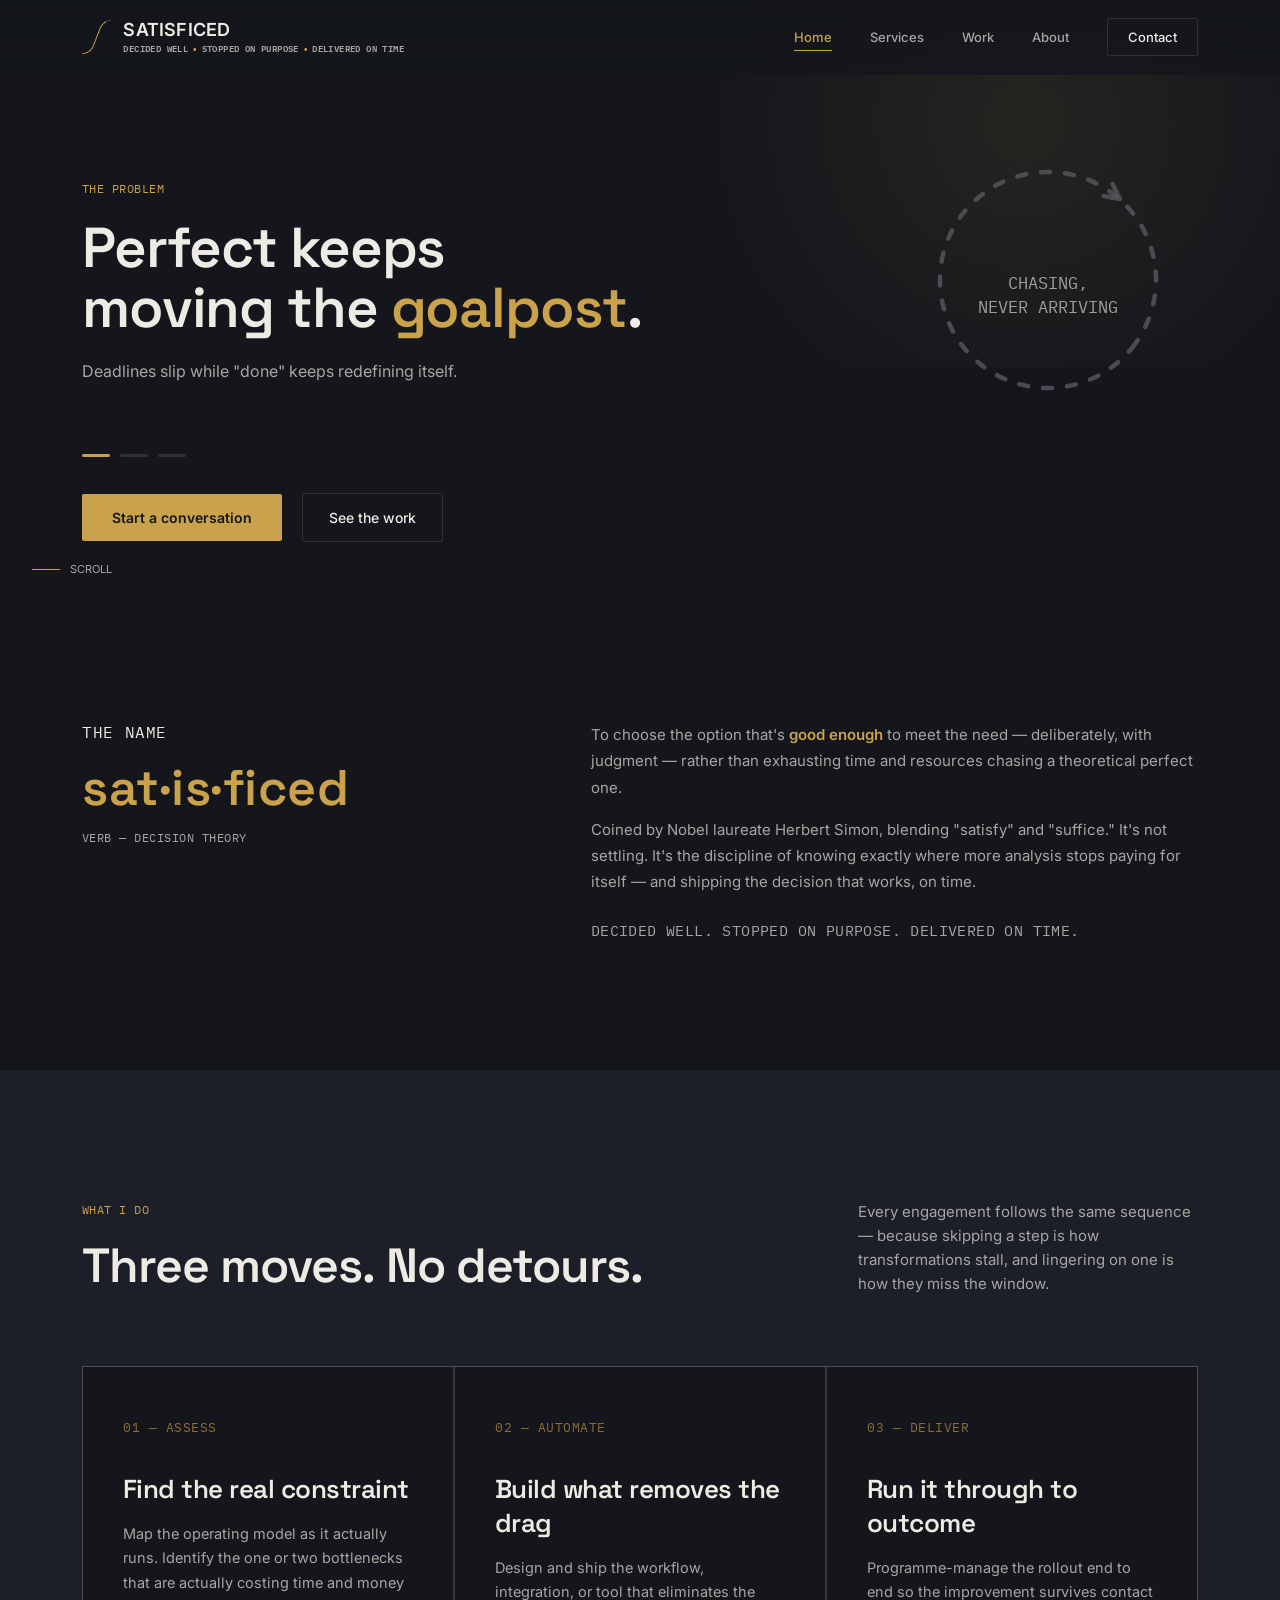
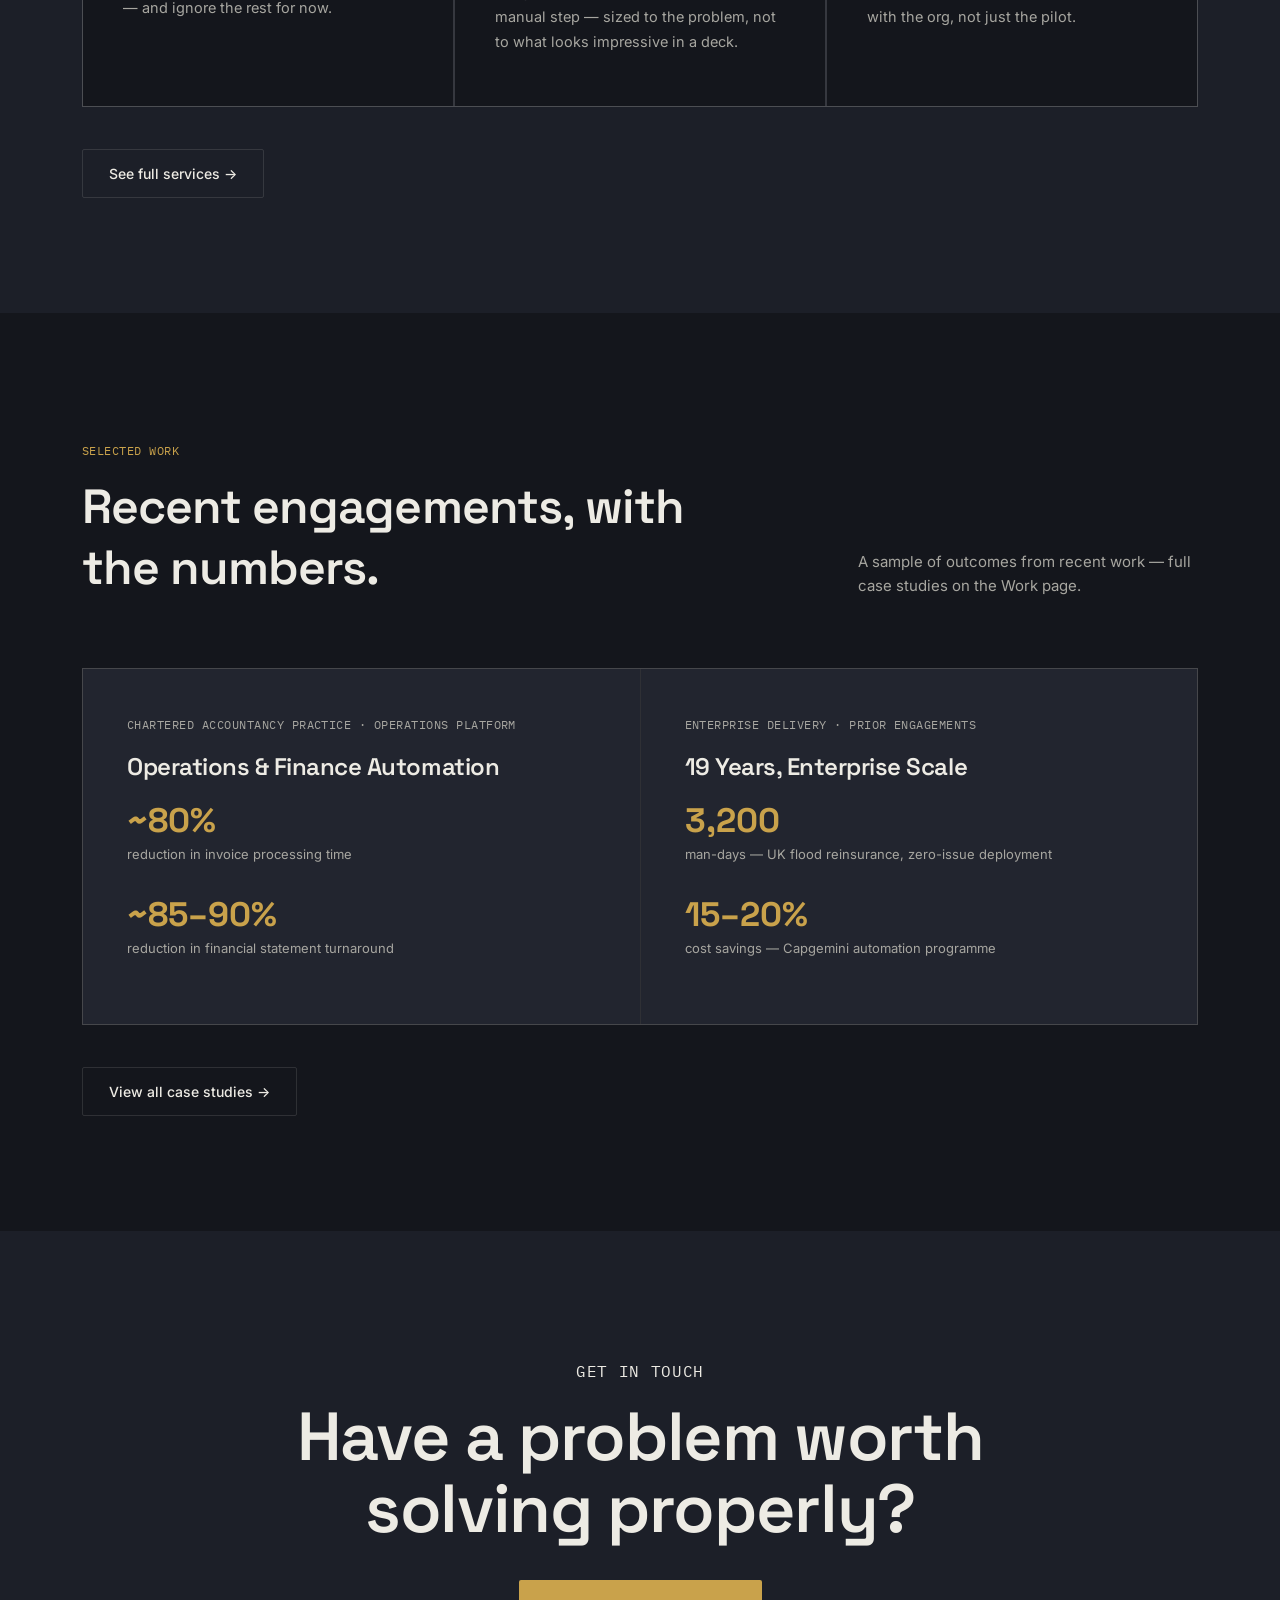
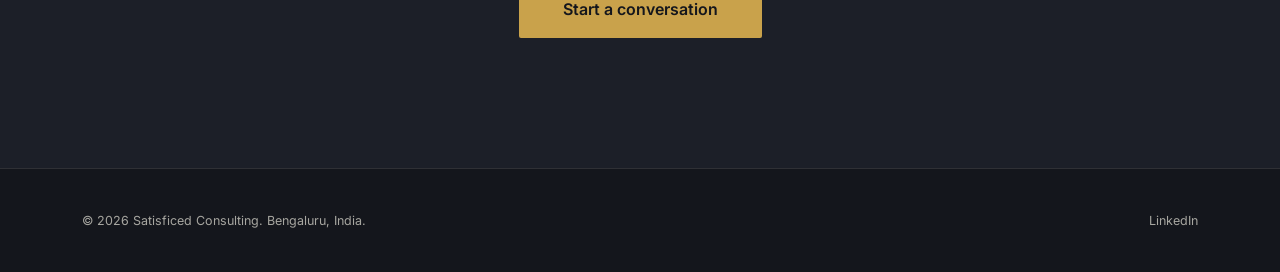
<file: index.html>
<!DOCTYPE html>
<html lang="en">
<head>
<meta charset="UTF-8">
<meta name="viewport" content="width=device-width, initial-scale=1.0">
<title>Satisficed Consulting — Operations, Automation & Programme Delivery</title>
<link rel="preconnect" href="https://fonts.googleapis.com">
<link rel="preconnect" href="https://fonts.gstatic.com" crossorigin>
<link href="https://fonts.googleapis.com/css2?family=Space+Grotesk:wght@400;500;600;700&family=Inter:wght@400;500;600&family=IBM+Plex+Mono:wght@400;500&display=swap" rel="stylesheet">
<link rel="stylesheet" href="style.css">
<link rel="icon" type="image/png" href="assets/favicon.png">
</head>
<body>

<nav>
  <div class="wrap">
    <div class="logo"><img src="assets/logo-mark.png" alt="Satisficed mark">
      <div class="logo-text">
        <span class="logo-word">SATISFICED</span>
        <span class="logo-tagline">DECIDED WELL<span class="sep">&#8226;</span>STOPPED ON PURPOSE<span class="sep">&#8226;</span>DELIVERED ON TIME</span>
      </div>
    </div>
    <input type="checkbox" id="nav-toggle" class="nav-toggle">
    <label for="nav-toggle" class="nav-burger"><span></span><span></span><span></span></label>
    <div class="navlinks">
      <a href="index.html" class="active">Home</a>
      <a href="services.html">Services</a>
      <a href="work.html">Work</a>
      <a href="about.html">About</a>
      <a href="contact.html" class="nav-cta">Contact</a>
    </div>
  </div>
</nav>

<section class="hero">
  <div class="wrap">
    <div class="hero-carousel">
      <div class="hero-slides">

        <div class="hero-slide active" data-slide="0">
          <div class="slide-text">
            <div class="eyebrow mono">The Problem</div>
            <h1>Perfect keeps<br>moving the <em>goalpost</em>.</h1>
            <p class="sub">Deadlines slip while "done" keeps redefining itself.</p>
          </div>
          <div class="slide-graphic">
            <svg viewBox="0 0 200 200" width="100%" xmlns="http://www.w3.org/2000/svg">
              <g>
                <animateTransform attributeName="transform" type="rotate" from="0 100 100" to="360 100 100" dur="14s" repeatCount="indefinite"/>
                <circle cx="100" cy="100" r="72" fill="none" stroke="#5a5c64" stroke-width="3" stroke-dasharray="6 10" stroke-linecap="round" opacity="0.8"/>
                <path d="M 96 23 L 106 28 L 96 33" fill="none" stroke="#5a5c64" stroke-width="3" stroke-linecap="round" stroke-linejoin="round" opacity="0.8"/>
              </g>
              <text x="100" y="106" fill="#A7A6A0" font-family="IBM Plex Mono" font-size="11" text-anchor="middle">CHASING,</text>
              <text x="100" y="122" fill="#A7A6A0" font-family="IBM Plex Mono" font-size="11" text-anchor="middle">NEVER ARRIVING</text>
            </svg>
          </div>
        </div>

        <div class="hero-slide" data-slide="1">
          <div class="slide-text">
            <div class="eyebrow mono">The Fix</div>
            <h1>Find it.<br>Fix it. <em>Stop.</em></h1>
            <p class="sub">One real constraint, removed — not fifty imagined ones.</p>
          </div>
          <div class="slide-graphic">
            <svg viewBox="0 0 200 200" width="100%" xmlns="http://www.w3.org/2000/svg">
              <circle cx="100" cy="100" r="72" fill="none" stroke="#8A6F34" stroke-width="2" opacity="0.55">
                <animate attributeName="r" values="72;78;72" dur="3s" repeatCount="indefinite"/>
              </circle>
              <circle cx="100" cy="100" r="46" fill="none" stroke="#8A6F34" stroke-width="2" opacity="0.7">
                <animate attributeName="r" values="46;50;46" dur="3s" begin="0.3s" repeatCount="indefinite"/>
              </circle>
              <circle cx="100" cy="100" r="20" fill="none" stroke="#C9A24B" stroke-width="2.5"/>
              <circle cx="100" cy="100" r="7" fill="#C9A24B">
                <animate attributeName="r" values="7;9;7" dur="1.8s" repeatCount="indefinite"/>
              </circle>
              <text x="100" y="150" fill="#A7A6A0" font-family="IBM Plex Mono" font-size="11" text-anchor="middle">ONE FIX,</text>
              <text x="100" y="166" fill="#A7A6A0" font-family="IBM Plex Mono" font-size="11" text-anchor="middle">PROPERLY DONE</text>
            </svg>
          </div>
        </div>

        <div class="hero-slide" data-slide="2">
          <div class="slide-text">
            <div class="eyebrow mono">Operations · Automation · Programme Delivery</div>
            <h1>The right call,<br>made <em>in time</em>.</h1>
            <p class="sub">Decided well. Stopped on purpose. Delivered on time.</p>
          </div>
          <div class="slide-graphic">
            <svg viewBox="0 0 460 260" width="100%" xmlns="http://www.w3.org/2000/svg">
              <line x1="30" y1="220" x2="425" y2="220" stroke="rgba(237,235,228,0.18)" stroke-width="1"/>
              <line x1="30" y1="220" x2="30" y2="20" stroke="rgba(237,235,228,0.18)" stroke-width="1"/>
              <text x="30" y="242" fill="#A7A6A0" font-family="IBM Plex Mono" font-size="10">EFFORT / TIME →</text>
              <text x="6" y="28" fill="#A7A6A0" font-family="IBM Plex Mono" font-size="10" transform="rotate(-90 6 28)">VALUE →</text>
              <path d="M 30 210 C 95 184, 145 98, 225 60 C 255 47, 275 41, 296 37"
                    fill="none" stroke="#C9A24B" stroke-width="2.4" stroke-linecap="round"/>
              <path d="M 296 37 C 325 33, 360 30.5, 396 29"
                    fill="none" stroke="#8A6F34" stroke-width="1.6" stroke-dasharray="3 4" opacity="0.6"/>
              <circle cx="296" cy="37" r="4.5" fill="#C9A24B">
                <animate attributeName="r" values="4.5;6;4.5" dur="2.4s" repeatCount="indefinite"/>
              </circle>
              <line x1="296" y1="37" x2="296" y2="220" stroke="#C9A24B" stroke-width="1" stroke-dasharray="2 4" opacity="0.5"/>
              <text x="192" y="18" fill="#C9A24B" font-family="Space Grotesk" font-weight="600" font-size="14">Satisficed</text>
              <text x="192" y="33" fill="#A7A6A0" font-family="IBM Plex Mono" font-size="9">good enough, shipped</text>
              <circle cx="396" cy="29" r="3" fill="#5a5c64"/>
            </svg>
          </div>
        </div>

      </div>

      <div class="hero-dots">
        <button class="hero-dot active" data-goto="0" aria-label="Slide 1"></button>
        <button class="hero-dot" data-goto="1" aria-label="Slide 2"></button>
        <button class="hero-dot" data-goto="2" aria-label="Slide 3"></button>
      </div>

      <div class="hero-cta">
        <a href="contact.html" class="btn">Start a conversation</a>
        <a href="work.html" class="btn-ghost">See the work</a>
      </div>
    </div>
  </div>
  <div class="scroll-cue"><span class="line"></span>SCROLL</div>
</section>

<section class="section section-tight" id="meaning">
  <div class="wrap">
    <div class="meaning-grid fade-in">
      <div class="meaning-word">
        <div class="tag mono">The name</div>
        <h2>sat·is·ficed</h2>
        <p class="meaning-pos mono">verb — decision theory</p>
      </div>
      <div class="meaning-def">
        <p class="meaning-lead">To choose the option that's <b>good enough</b> to meet the need — deliberately, with judgment — rather than exhausting time and resources chasing a theoretical perfect one.</p>
        <p>Coined by Nobel laureate Herbert Simon, blending "satisfy" and "suffice." It's not settling. It's the discipline of knowing exactly where more analysis stops paying for itself — and shipping the decision that works, on time.</p>
        <p class="meaning-tagline mono">Decided well. Stopped on purpose. Delivered on time.</p>
      </div>
    </div>
  </div>
</section>

<section class="section section-alt">
  <div class="wrap">
    <div class="section-head fade-in">
      <div>
        <div class="tag mono">What I do</div>
        <h2>Three moves. No detours.</h2>
      </div>
      <p>Every engagement follows the same sequence — because skipping a step is how transformations stall, and lingering on one is how they miss the window.</p>
    </div>

    <div class="process fade-in">
      <div class="step">
        <div class="num mono">01 — Assess</div>
        <h3>Find the real constraint</h3>
        <p>Map the operating model as it actually runs. Identify the one or two bottlenecks that are actually costing time and money — and ignore the rest for now.</p>
      </div>
      <div class="step">
        <div class="num mono">02 — Automate</div>
        <h3>Build what removes the drag</h3>
        <p>Design and ship the workflow, integration, or tool that eliminates the manual step — sized to the problem, not to what looks impressive in a deck.</p>
      </div>
      <div class="step">
        <div class="num mono">03 — Deliver</div>
        <h3>Run it through to outcome</h3>
        <p>Programme-manage the rollout end to end so the improvement survives contact with the org, not just the pilot.</p>
      </div>
    </div>
    <div style="margin-top:56px;"><a href="services.html" class="btn-ghost">See full services →</a></div>
  </div>
</section>

<section class="section">
  <div class="wrap">
    <div class="section-head fade-in">
      <div>
        <div class="tag mono">Selected work</div>
        <h2>Recent engagements, with the numbers.</h2>
      </div>
      <p>A sample of outcomes from recent work — full case studies on the Work page.</p>
    </div>

    <div class="work-grid fade-in">
      <div class="work-card">
        <div class="kicker mono">Chartered Accountancy Practice · Operations Platform</div>
        <h3>Operations & Finance Automation</h3>
        <div class="stat-pair">
          <div>
            <div class="stat stat-sm">~80%</div>
            <div class="stat-label">reduction in invoice processing time</div>
          </div>
          <div>
            <div class="stat stat-sm">~85–90%</div>
            <div class="stat-label">reduction in financial statement turnaround</div>
          </div>
        </div>
      </div>
      <div class="work-card">
        <div class="kicker mono">Enterprise Delivery · Prior Engagements</div>
        <h3>19 Years, Enterprise Scale</h3>
        <div class="stat-pair">
          <div>
            <div class="stat stat-sm">3,200</div>
            <div class="stat-label">man-days — UK flood reinsurance, zero-issue deployment</div>
          </div>
          <div>
            <div class="stat stat-sm">15–20%</div>
            <div class="stat-label">cost savings — Capgemini automation programme</div>
          </div>
        </div>
      </div>
    </div>
    <div style="margin-top:56px;"><a href="work.html" class="btn-ghost">View all case studies →</a></div>
  </div>
</section>

<section class="section section-alt">
  <div class="wrap contact-inner fade-in">
    <div class="tag mono" style="margin-bottom:20px;">Get in touch</div>
    <h2>Have a problem worth<br>solving properly?</h2>
    <a href="contact.html" class="btn">Start a conversation</a>
  </div>
</section>

<footer>
  <div class="wrap" style="display:flex; justify-content:space-between; width:100%; flex-wrap:wrap; gap:16px;">
    <span>© 2026 Satisficed Consulting. Bengaluru, India.</span>
    <span><a href="https://www.linkedin.com/in/thrupthibs/" target="_blank">LinkedIn</a></span>
  </div>
</footer>

<script>
  const observer = new IntersectionObserver((entries) => {
    entries.forEach(e => { if(e.isIntersecting) e.target.classList.add('visible'); });
  }, { threshold: 0.15 });
  document.querySelectorAll('.fade-in').forEach(el => observer.observe(el));

  window.addEventListener('scroll', () => {
    document.querySelector('nav').classList.toggle('solid', window.scrollY > 40);
  });

  // Hero text carousel
  (function(){
    const container = document.querySelector('.hero-slides');
    const slides = document.querySelectorAll('.hero-slide');
    const dots = document.querySelectorAll('.hero-dot');
    if(!slides.length) return;
    let current = 0;
    let timer;

    function sizeContainer(){
      let maxH = 0;
      slides.forEach(slide => {
        // temporarily make measurable without showing it, keeping true layout width
        const prevVis = slide.style.visibility;
        const prevOpacity = slide.style.opacity;
        const prevPos = slide.style.position;
        slide.style.position = 'relative';
        slide.style.visibility = 'hidden';
        slide.style.opacity = '0';
        const h = slide.scrollHeight;
        if(h > maxH) maxH = h;
        slide.style.position = prevPos;
        slide.style.visibility = prevVis;
        slide.style.opacity = prevOpacity;
      });
      container.style.height = maxH + 'px';
    }

    function goTo(i){
      slides[current].classList.remove('active');
      dots[current].classList.remove('active');
      current = i;
      slides[current].classList.add('active');
      dots[current].classList.add('active');
    }

    function next(){ goTo((current + 1) % slides.length); }

    function startAuto(){
      timer = setInterval(next, 6000);
    }
    function resetAuto(){
      clearInterval(timer);
      startAuto();
    }

    dots.forEach(dot => {
      dot.addEventListener('click', () => {
        goTo(parseInt(dot.dataset.goto));
        resetAuto();
      });
    });

    sizeContainer();
    if(document.fonts && document.fonts.ready){
      document.fonts.ready.then(sizeContainer);
    }
    window.addEventListener('resize', sizeContainer);
    startAuto();
  })();
</script>

</body>
</html>
</file>
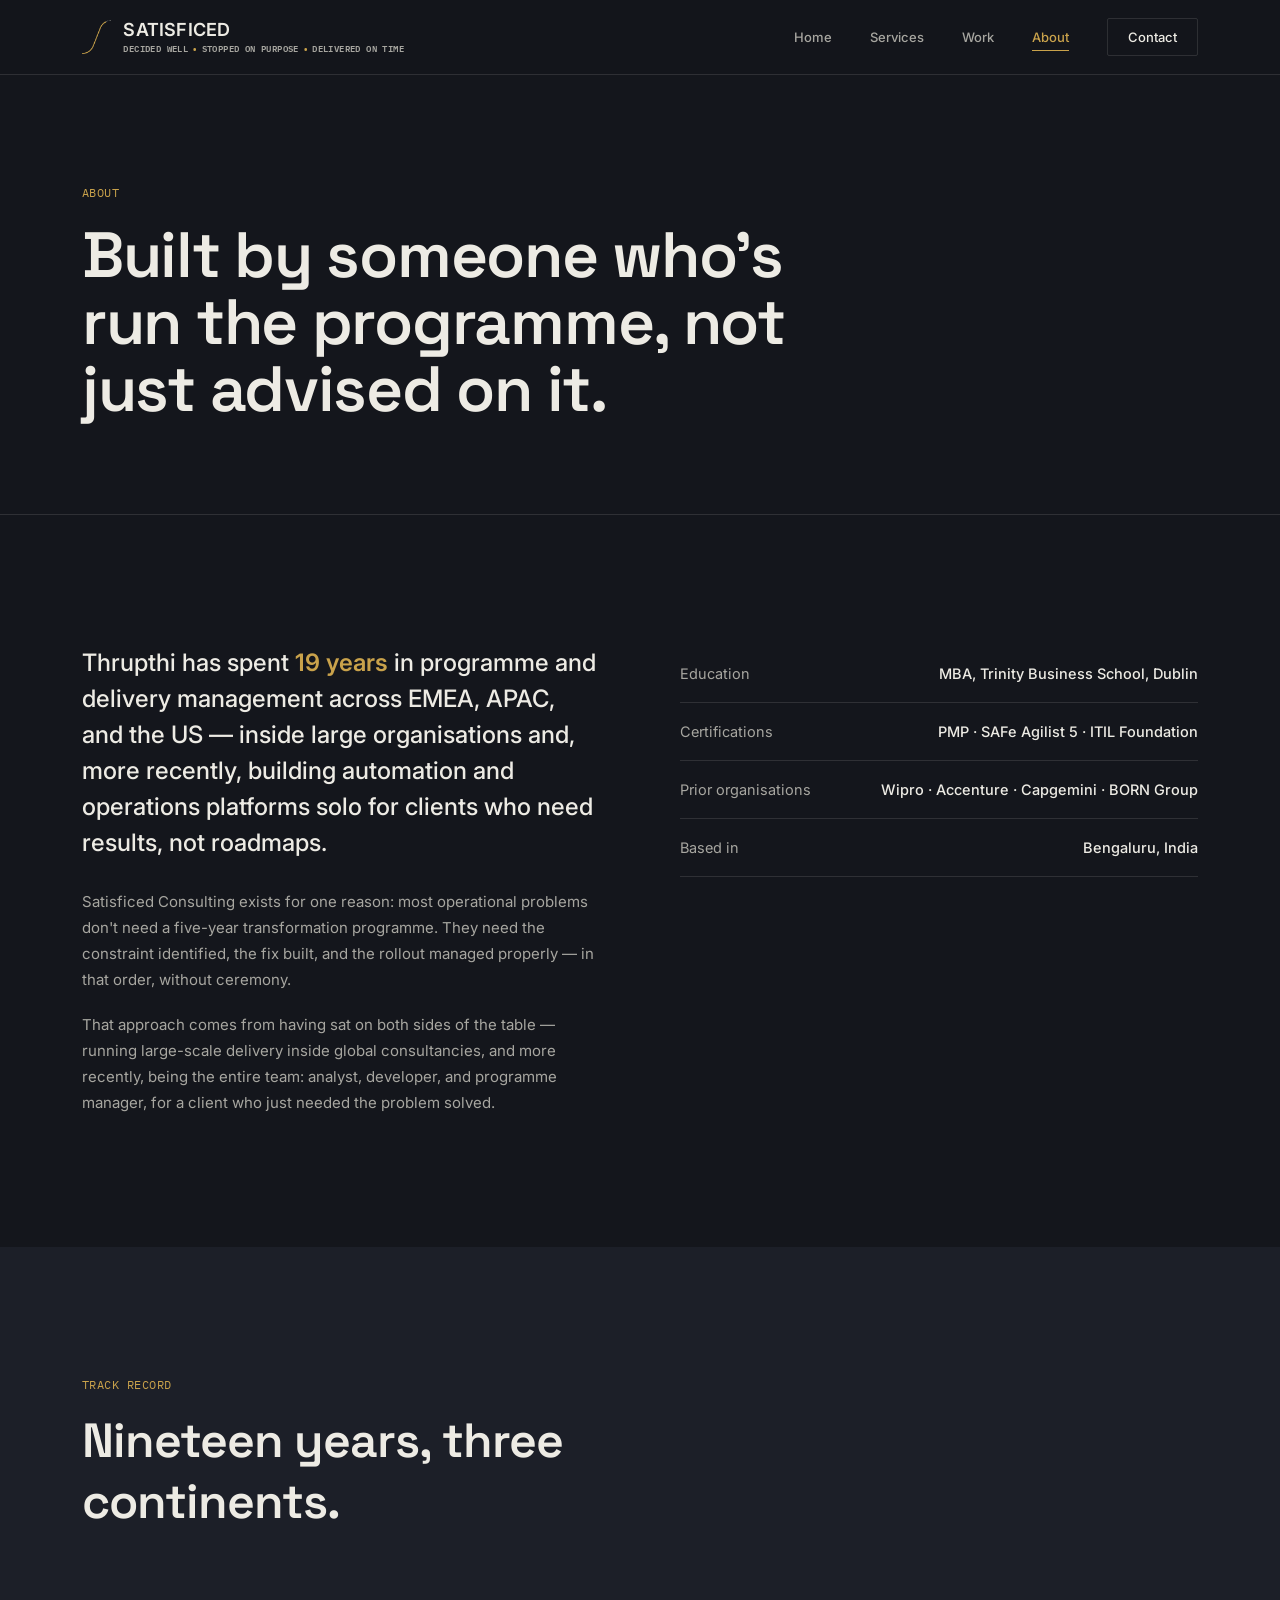
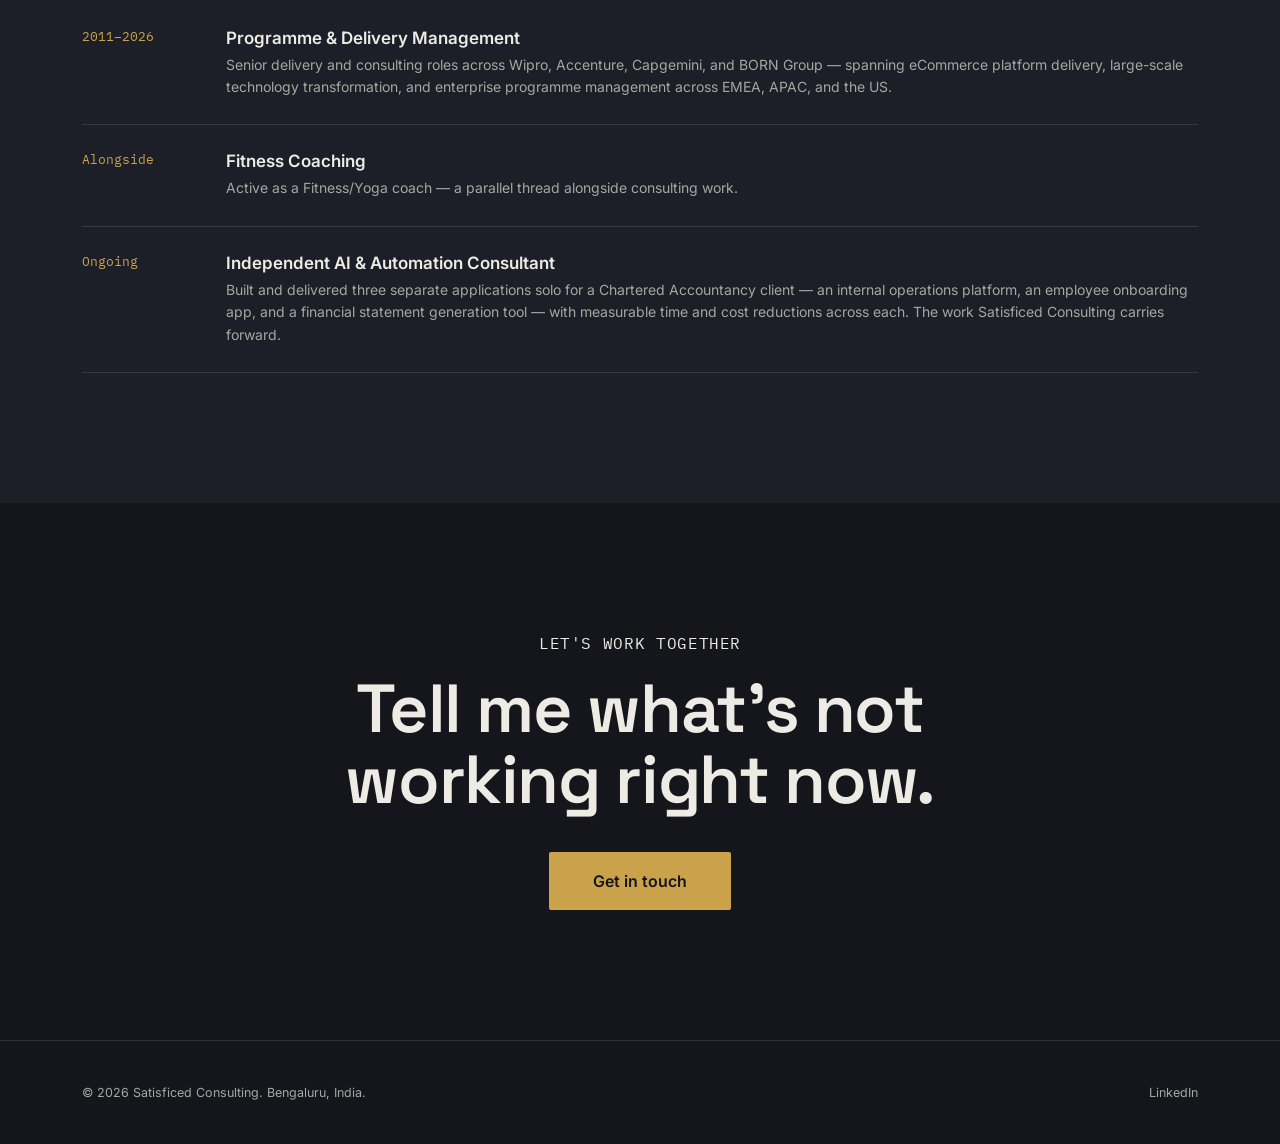
<file: about.html>
<!DOCTYPE html>
<html lang="en">
<head>
<meta charset="UTF-8">
<meta name="viewport" content="width=device-width, initial-scale=1.0">
<title>About — Satisficed Consulting</title>
<link rel="preconnect" href="https://fonts.googleapis.com">
<link rel="preconnect" href="https://fonts.gstatic.com" crossorigin>
<link href="https://fonts.googleapis.com/css2?family=Space+Grotesk:wght@400;500;600;700&family=Inter:wght@400;500;600&family=IBM+Plex+Mono:wght@400;500&display=swap" rel="stylesheet">
<link rel="stylesheet" href="style.css">
<link rel="icon" type="image/png" href="assets/favicon.png">
</head>
<body>

<nav class="solid">
  <div class="wrap">
    <div class="logo"><img src="assets/logo-mark.png" alt="Satisficed mark">
      <div class="logo-text">
        <span class="logo-word">SATISFICED</span>
        <span class="logo-tagline">DECIDED WELL<span class="sep">&#8226;</span>STOPPED ON PURPOSE<span class="sep">&#8226;</span>DELIVERED ON TIME</span>
      </div>
    </div>
    <input type="checkbox" id="nav-toggle" class="nav-toggle">
    <label for="nav-toggle" class="nav-burger"><span></span><span></span><span></span></label>
    <div class="navlinks">
      <a href="index.html">Home</a>
      <a href="services.html">Services</a>
      <a href="work.html">Work</a>
      <a href="about.html" class="active">About</a>
      <a href="contact.html" class="nav-cta">Contact</a>
    </div>
  </div>
</nav>

<header class="page-header">
  <div class="wrap">
    <div class="eyebrow mono">About</div>
    <h1>Built by someone who's run the programme, not just advised on it.</h1>
  </div>
</header>

<section class="section">
  <div class="wrap">
    <div class="about-grid fade-in">
      <div>
        <p class="about-lead">Thrupthi has spent <b>19 years</b> in programme and delivery management across EMEA, APAC, and the US — inside large organisations and, more recently, building automation and operations platforms solo for clients who need results, not roadmaps.</p>
        <p style="margin-top:28px; color:var(--paper-dim); font-size:15px; line-height:1.75;">Satisficed Consulting exists for one reason: most operational problems don't need a five-year transformation programme. They need the constraint identified, the fix built, and the rollout managed properly — in that order, without ceremony.</p>
        <p style="margin-top:18px; color:var(--paper-dim); font-size:15px; line-height:1.75;">That approach comes from having sat on both sides of the table — running large-scale delivery inside global consultancies, and more recently, being the entire team: analyst, developer, and programme manager, for a client who just needed the problem solved.</p>
      </div>
      <div>
        <div class="creds-row"><span>Education</span><span>MBA, Trinity Business School, Dublin</span></div>
        <div class="creds-row"><span>Certifications</span><span>PMP · SAFe Agilist 5 · ITIL Foundation</span></div>
        <div class="creds-row"><span>Prior organisations</span><span>Wipro · Accenture · Capgemini · BORN Group</span></div>
        <div class="creds-row"><span>Based in</span><span>Bengaluru, India</span></div>
      </div>
    </div>
  </div>
</section>

<section class="section section-alt">
  <div class="wrap">
    <div class="section-head fade-in">
      <div>
        <div class="tag mono">Track record</div>
        <h2>Nineteen years, three continents.</h2>
      </div>
    </div>
    <div class="timeline fade-in">
      <div class="tl-row">
        <div class="yr">2011–2026</div>
        <div>
          <h4>Programme & Delivery Management</h4>
          <p>Senior delivery and consulting roles across Wipro, Accenture, Capgemini, and BORN Group — spanning eCommerce platform delivery, large-scale technology transformation, and enterprise programme management across EMEA, APAC, and the US.</p>
        </div>
      </div>
      <div class="tl-row">
        <div class="yr">Alongside</div>
        <div>
          <h4>Fitness Coaching</h4>
          <p>Active as a Fitness/Yoga coach — a parallel thread alongside consulting work.</p>
        </div>
      </div>
      <div class="tl-row">
        <div class="yr">Ongoing</div>
        <div>
          <h4>Independent AI & Automation Consultant</h4>
          <p>Built and delivered three separate applications solo for a Chartered Accountancy client — an internal operations platform, an employee onboarding app, and a financial statement generation tool — with measurable time and cost reductions across each. The work Satisficed Consulting carries forward.</p>
        </div>
      </div>
    </div>
  </div>
</section>

<section class="section">
  <div class="wrap contact-inner fade-in">
    <div class="tag mono" style="margin-bottom:20px;">Let's work together</div>
    <h2>Tell me what's not<br>working right now.</h2>
    <a href="contact.html" class="btn">Get in touch</a>
  </div>
</section>

<footer>
  <div class="wrap" style="display:flex; justify-content:space-between; width:100%; flex-wrap:wrap; gap:16px;">
    <span>© 2026 Satisficed Consulting. Bengaluru, India.</span>
    <span><a href="https://www.linkedin.com/in/thrupthibs/" target="_blank">LinkedIn</a></span>
  </div>
</footer>

<script>
  const observer = new IntersectionObserver((entries) => {
    entries.forEach(e => { if(e.isIntersecting) e.target.classList.add('visible'); });
  }, { threshold: 0.15 });
  document.querySelectorAll('.fade-in').forEach(el => observer.observe(el));
</script>

</body>
</html>
</file>
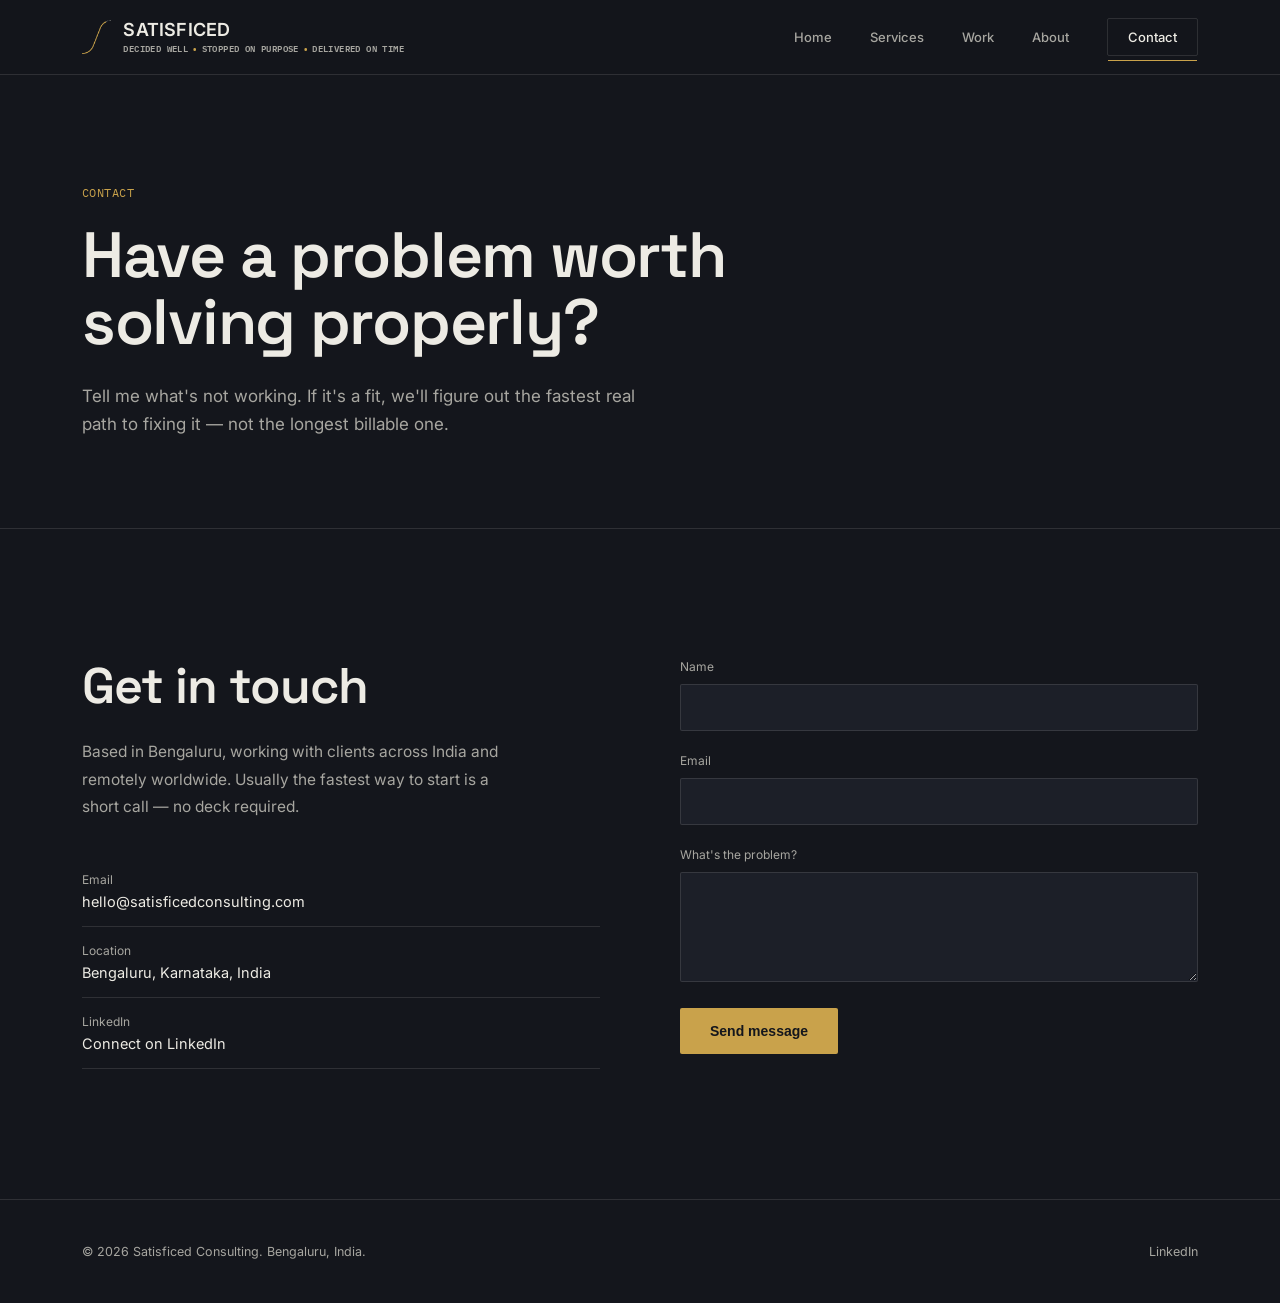
<file: contact.html>
<!DOCTYPE html>
<html lang="en">
<head>
<meta charset="UTF-8">
<meta name="viewport" content="width=device-width, initial-scale=1.0">
<title>Contact — Satisficed Consulting</title>
<link rel="preconnect" href="https://fonts.googleapis.com">
<link rel="preconnect" href="https://fonts.gstatic.com" crossorigin>
<link href="https://fonts.googleapis.com/css2?family=Space+Grotesk:wght@400;500;600;700&family=Inter:wght@400;500;600&family=IBM+Plex+Mono:wght@400;500&display=swap" rel="stylesheet">
<link rel="stylesheet" href="style.css">
<link rel="icon" type="image/png" href="assets/favicon.png">
</head>
<body>

<nav class="solid">
  <div class="wrap">
    <div class="logo"><img src="assets/logo-mark.png" alt="Satisficed mark">
      <div class="logo-text">
        <span class="logo-word">SATISFICED</span>
        <span class="logo-tagline">DECIDED WELL<span class="sep">&#8226;</span>STOPPED ON PURPOSE<span class="sep">&#8226;</span>DELIVERED ON TIME</span>
      </div>
    </div>
    <input type="checkbox" id="nav-toggle" class="nav-toggle">
    <label for="nav-toggle" class="nav-burger"><span></span><span></span><span></span></label>
    <div class="navlinks">
      <a href="index.html">Home</a>
      <a href="services.html">Services</a>
      <a href="work.html">Work</a>
      <a href="about.html">About</a>
      <a href="contact.html" class="active nav-cta">Contact</a>
    </div>
  </div>
</nav>

<header class="page-header">
  <div class="wrap">
    <div class="eyebrow mono">Contact</div>
    <h1>Have a problem worth solving properly?</h1>
    <p class="lede">Tell me what's not working. If it's a fit, we'll figure out the fastest real path to fixing it — not the longest billable one.</p>
  </div>
</header>

<section class="section">
  <div class="wrap">
    <div class="contact-grid fade-in">
      <div class="contact-lead">
        <h2>Get in touch</h2>
        <p>Based in Bengaluru, working with clients across India and remotely worldwide. Usually the fastest way to start is a short call — no deck required.</p>
        <div class="contact-detail">
          <div class="row"><span>Email</span><a href="mailto:hello@satisficedconsulting.com">hello@satisficedconsulting.com</a></div>
          <div class="row"><span>Location</span>Bengaluru, Karnataka, India</div>
          <div class="row"><span>LinkedIn</span><a href="https://www.linkedin.com/in/thrupthibs/" target="_blank">Connect on LinkedIn</a></div>
        </div>
      </div>

      <div>
        <form name="contact" method="POST" data-netlify="true" netlify-honeypot="bot-field" action="/thank-you.html">
          <input type="hidden" name="form-name" value="contact"/>
          <p style="display:none;"><label>Don't fill this out: <input name="bot-field"/></label></p>
          <div class="form-group">
            <label>Name</label>
            <input type="text" name="name" required>
          </div>
          <div class="form-group">
            <label>Email</label>
            <input type="email" name="email" required>
          </div>
          <div class="form-group">
            <label>What's the problem?</label>
            <textarea name="message" required></textarea>
          </div>
          <button type="submit" class="btn" style="border:none; cursor:pointer;">Send message</button>
        </form>
      </div>
    </div>
  </div>
</section>

<footer>
  <div class="wrap" style="display:flex; justify-content:space-between; width:100%; flex-wrap:wrap; gap:16px;">
    <span>© 2026 Satisficed Consulting. Bengaluru, India.</span>
    <span><a href="https://www.linkedin.com/in/thrupthibs/" target="_blank">LinkedIn</a></span>
  </div>
</footer>

<script>
  const observer = new IntersectionObserver((entries) => {
    entries.forEach(e => { if(e.isIntersecting) e.target.classList.add('visible'); });
  }, { threshold: 0.15 });
  document.querySelectorAll('.fade-in').forEach(el => observer.observe(el));
</script>

</body>
</html>
</file>
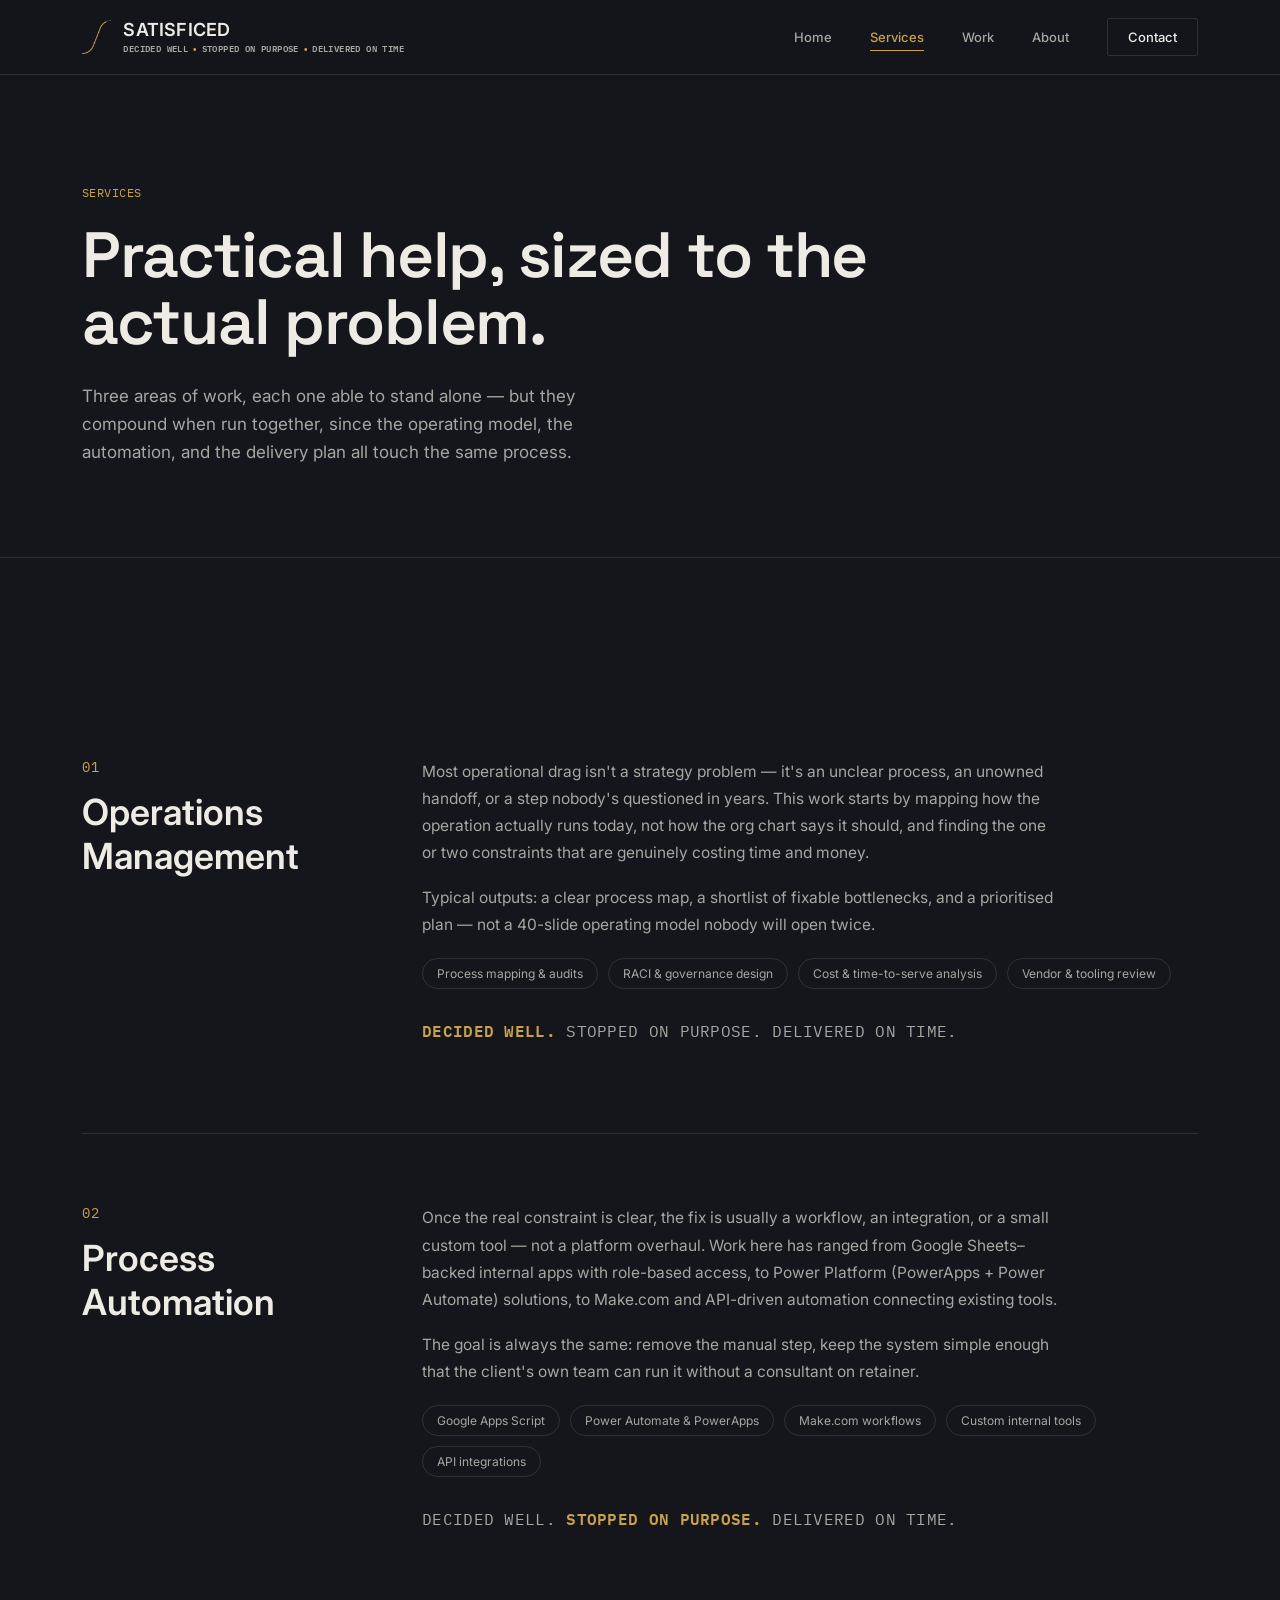
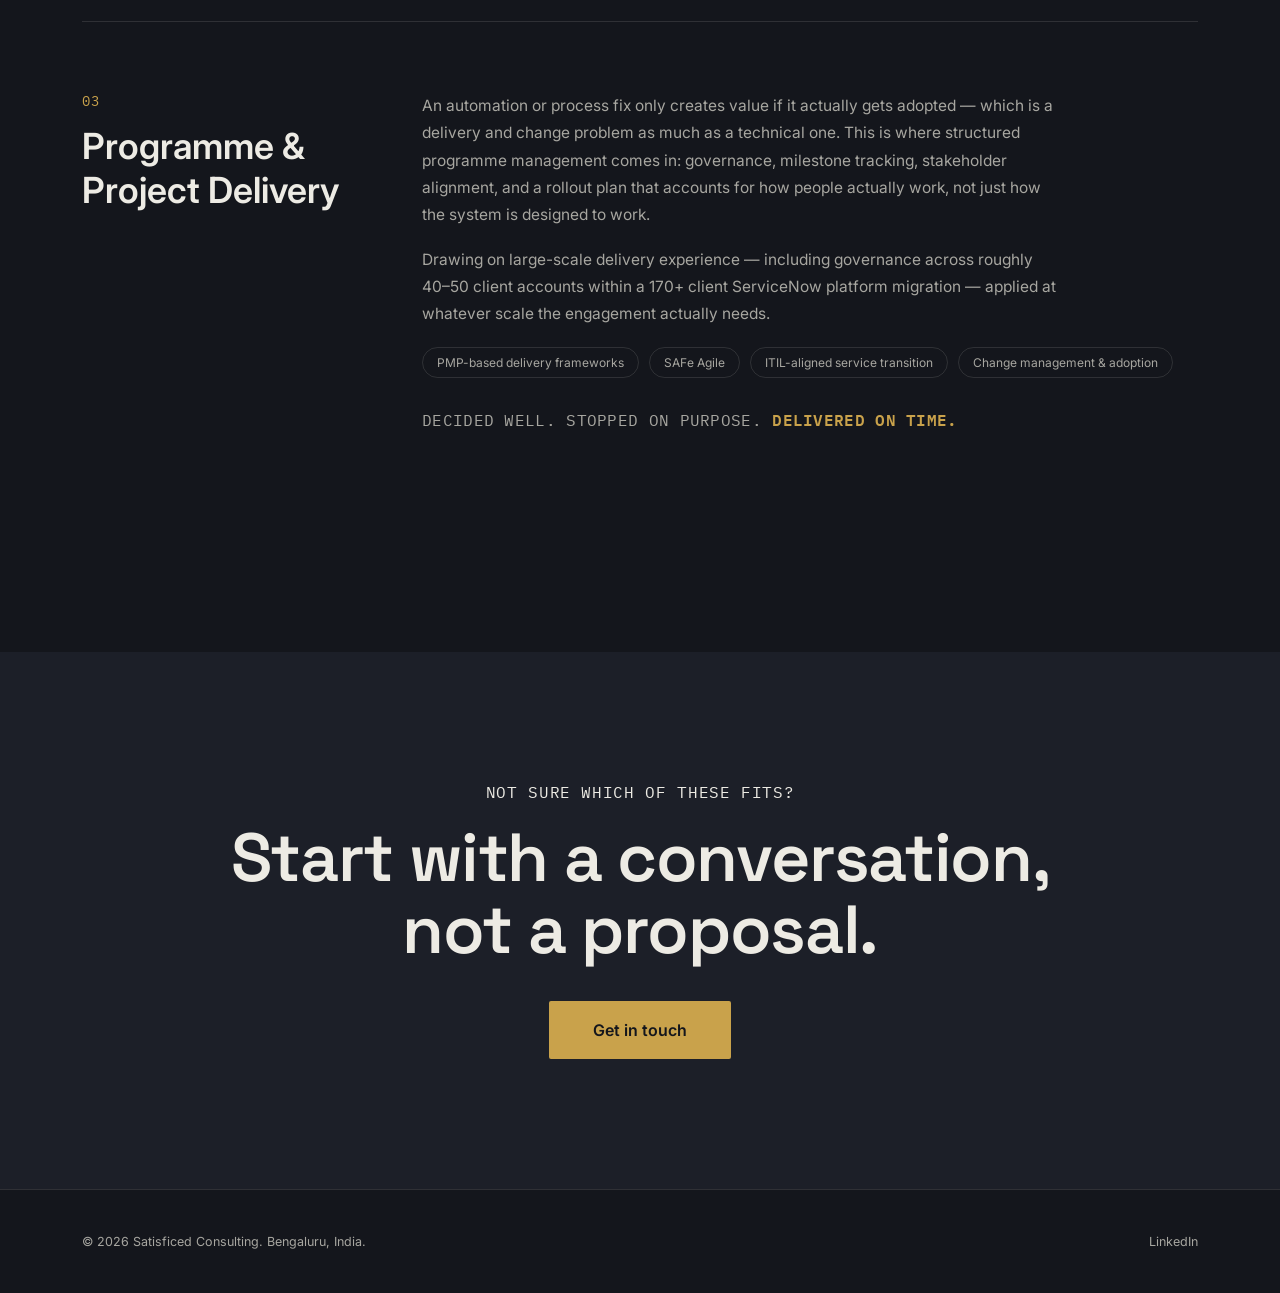
<file: services.html>
<!DOCTYPE html>
<html lang="en">
<head>
<meta charset="UTF-8">
<meta name="viewport" content="width=device-width, initial-scale=1.0">
<title>Services — Satisficed Consulting</title>
<link rel="preconnect" href="https://fonts.googleapis.com">
<link rel="preconnect" href="https://fonts.gstatic.com" crossorigin>
<link href="https://fonts.googleapis.com/css2?family=Space+Grotesk:wght@400;500;600;700&family=Inter:wght@400;500;600&family=IBM+Plex+Mono:wght@400;500&display=swap" rel="stylesheet">
<link rel="stylesheet" href="style.css">
<link rel="icon" type="image/png" href="assets/favicon.png">
</head>
<body>

<nav class="solid">
  <div class="wrap">
    <div class="logo"><img src="assets/logo-mark.png" alt="Satisficed mark">
      <div class="logo-text">
        <span class="logo-word">SATISFICED</span>
        <span class="logo-tagline">DECIDED WELL<span class="sep">&#8226;</span>STOPPED ON PURPOSE<span class="sep">&#8226;</span>DELIVERED ON TIME</span>
      </div>
    </div>
    <input type="checkbox" id="nav-toggle" class="nav-toggle">
    <label for="nav-toggle" class="nav-burger"><span></span><span></span><span></span></label>
    <div class="navlinks">
      <a href="index.html">Home</a>
      <a href="services.html" class="active">Services</a>
      <a href="work.html">Work</a>
      <a href="about.html">About</a>
      <a href="contact.html" class="nav-cta">Contact</a>
    </div>
  </div>
</nav>

<header class="page-header">
  <div class="wrap">
    <div class="eyebrow mono">Services</div>
    <h1>Practical help, sized to the actual problem.</h1>
    <p class="lede">Three areas of work, each one able to stand alone — but they compound when run together, since the operating model, the automation, and the delivery plan all touch the same process.</p>
  </div>
</header>

<section class="section">
  <div class="wrap">

    <div class="svc-block fade-in">
      <div>
        <div class="svc-num mono">01</div>
        <div class="svc-title">Operations Management</div>
      </div>
      <div class="svc-body">
        <p>Most operational drag isn't a strategy problem — it's an unclear process, an unowned handoff, or a step nobody's questioned in years. This work starts by mapping how the operation actually runs today, not how the org chart says it should, and finding the one or two constraints that are genuinely costing time and money.</p>
        <p>Typical outputs: a clear process map, a shortlist of fixable bottlenecks, and a prioritised plan — not a 40-slide operating model nobody will open twice.</p>
        <div class="svc-list">
          <span>Process mapping & audits</span>
          <span>RACI & governance design</span>
          <span>Cost & time-to-serve analysis</span>
          <span>Vendor & tooling review</span>
        </div>
        <p class="svc-echo mono"><b>Decided well.</b> Stopped on purpose. Delivered on time.</p>
      </div>
    </div>

    <div class="svc-block fade-in">
      <div>
        <div class="svc-num mono">02</div>
        <div class="svc-title">Process Automation</div>
      </div>
      <div class="svc-body">
        <p>Once the real constraint is clear, the fix is usually a workflow, an integration, or a small custom tool — not a platform overhaul. Work here has ranged from Google Sheets–backed internal apps with role-based access, to Power Platform (PowerApps + Power Automate) solutions, to Make.com and API-driven automation connecting existing tools.</p>
        <p>The goal is always the same: remove the manual step, keep the system simple enough that the client's own team can run it without a consultant on retainer.</p>
        <div class="svc-list">
          <span>Google Apps Script</span>
          <span>Power Automate & PowerApps</span>
          <span>Make.com workflows</span>
          <span>Custom internal tools</span>
          <span>API integrations</span>
        </div>
        <p class="svc-echo mono">Decided well. <b>Stopped on purpose.</b> Delivered on time.</p>
      </div>
    </div>

    <div class="svc-block fade-in">
      <div>
        <div class="svc-num mono">03</div>
        <div class="svc-title">Programme & Project Delivery</div>
      </div>
      <div class="svc-body">
        <p>An automation or process fix only creates value if it actually gets adopted — which is a delivery and change problem as much as a technical one. This is where structured programme management comes in: governance, milestone tracking, stakeholder alignment, and a rollout plan that accounts for how people actually work, not just how the system is designed to work.</p>
        <p>Drawing on large-scale delivery experience — including governance across roughly 40–50 client accounts within a 170+ client ServiceNow platform migration — applied at whatever scale the engagement actually needs.</p>
        <div class="svc-list">
          <span>PMP-based delivery frameworks</span>
          <span>SAFe Agile</span>
          <span>ITIL-aligned service transition</span>
          <span>Change management & adoption</span>
        </div>
        <p class="svc-echo mono">Decided well. Stopped on purpose. <b>Delivered on time.</b></p>
      </div>
    </div>

  </div>
</section>

<section class="section section-alt">
  <div class="wrap contact-inner fade-in">
    <div class="tag mono" style="margin-bottom:20px;">Not sure which of these fits?</div>
    <h2>Start with a conversation,<br>not a proposal.</h2>
    <a href="contact.html" class="btn">Get in touch</a>
  </div>
</section>

<footer>
  <div class="wrap" style="display:flex; justify-content:space-between; width:100%; flex-wrap:wrap; gap:16px;">
    <span>© 2026 Satisficed Consulting. Bengaluru, India.</span>
    <span><a href="https://www.linkedin.com/in/thrupthibs/" target="_blank">LinkedIn</a></span>
  </div>
</footer>

<script>
  const observer = new IntersectionObserver((entries) => {
    entries.forEach(e => { if(e.isIntersecting) e.target.classList.add('visible'); });
  }, { threshold: 0.15 });
  document.querySelectorAll('.fade-in').forEach(el => observer.observe(el));
</script>

</body>
</html>
</file>
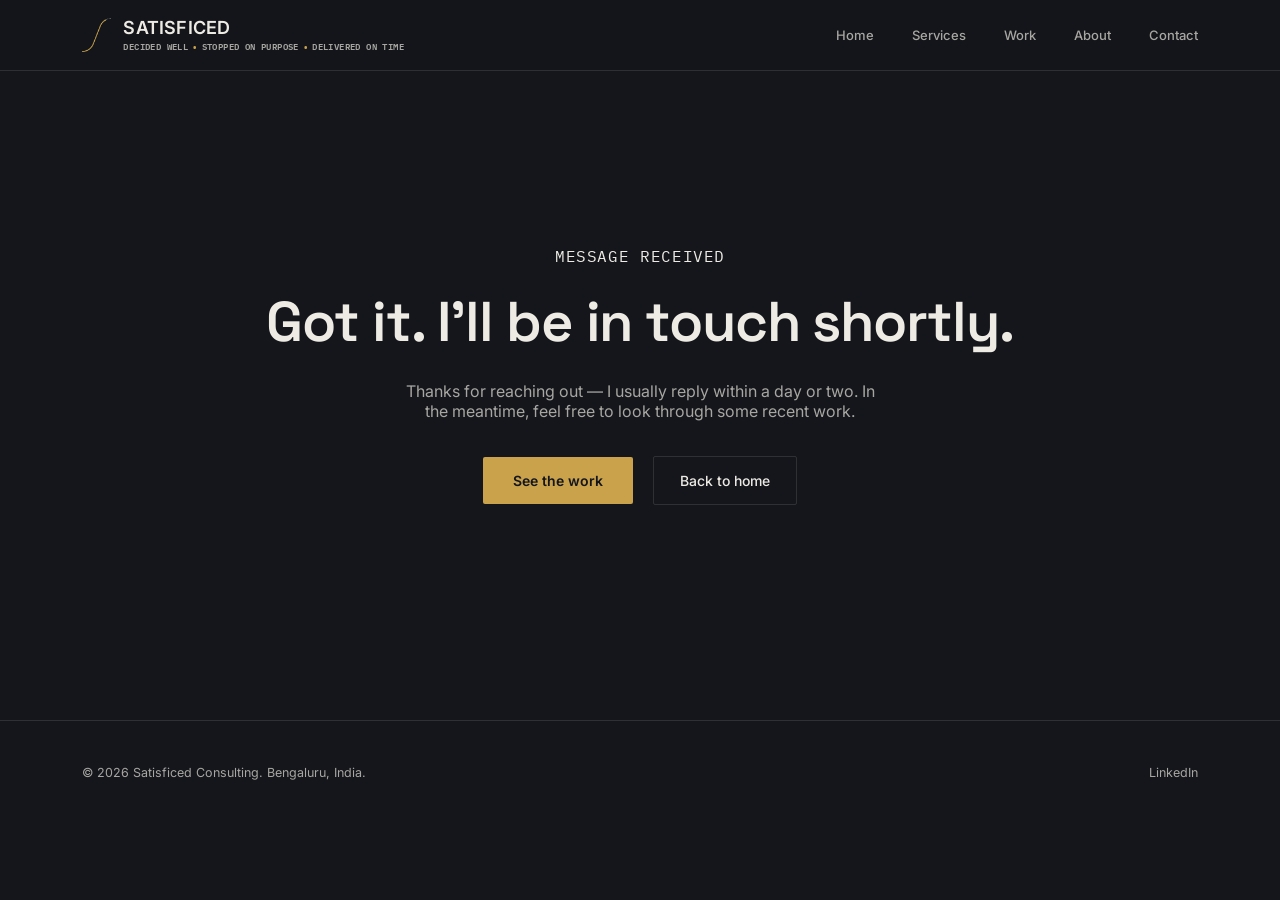
<file: thank-you.html>
<!DOCTYPE html>
<html lang="en">
<head>
<meta charset="UTF-8">
<meta name="viewport" content="width=device-width, initial-scale=1.0">
<title>Message Sent — Satisficed Consulting</title>
<link rel="preconnect" href="https://fonts.googleapis.com">
<link rel="preconnect" href="https://fonts.gstatic.com" crossorigin>
<link href="https://fonts.googleapis.com/css2?family=Space+Grotesk:wght@400;500;600;700&family=Inter:wght@400;500;600&family=IBM+Plex+Mono:wght@400;500&display=swap" rel="stylesheet">
<link rel="stylesheet" href="style.css">
<link rel="icon" type="image/png" href="assets/favicon.png">
</head>
<body>

<nav class="solid">
  <div class="wrap">
    <div class="logo"><img src="assets/logo-mark.png" alt="Satisficed mark">
      <div class="logo-text">
        <span class="logo-word">SATISFICED</span>
        <span class="logo-tagline">DECIDED WELL<span class="sep">&#8226;</span>STOPPED ON PURPOSE<span class="sep">&#8226;</span>DELIVERED ON TIME</span>
      </div>
    </div>
    <input type="checkbox" id="nav-toggle" class="nav-toggle">
    <label for="nav-toggle" class="nav-burger"><span></span><span></span><span></span></label>
    <div class="navlinks">
      <a href="index.html">Home</a>
      <a href="services.html">Services</a>
      <a href="work.html">Work</a>
      <a href="about.html">About</a>
      <a href="contact.html">Contact</a>
    </div>
  </div>
</nav>

<section class="section" style="min-height:80vh; display:flex; align-items:center; padding-top:160px;">
  <div class="wrap" style="text-align:center;">
    <div class="tag mono" style="margin-bottom:20px;">Message received</div>
    <h1 style="font-size:clamp(32px,5vw,56px); font-weight:600; margin-bottom:24px;">Got it. I'll be in touch shortly.</h1>
    <p style="color:var(--paper-dim); font-size:16px; max-width:480px; margin:0 auto 36px;">Thanks for reaching out — I usually reply within a day or two. In the meantime, feel free to look through some recent work.</p>
    <a href="work.html" class="btn">See the work</a>
    <a href="index.html" class="btn-ghost" style="margin-left:16px;">Back to home</a>
  </div>
</section>

<footer>
  <div class="wrap" style="display:flex; justify-content:space-between; width:100%; flex-wrap:wrap; gap:16px;">
    <span>© 2026 Satisficed Consulting. Bengaluru, India.</span>
    <span><a href="https://www.linkedin.com/in/thrupthibs/" target="_blank">LinkedIn</a></span>
  </div>
</footer>

</body>
</html>
</file>
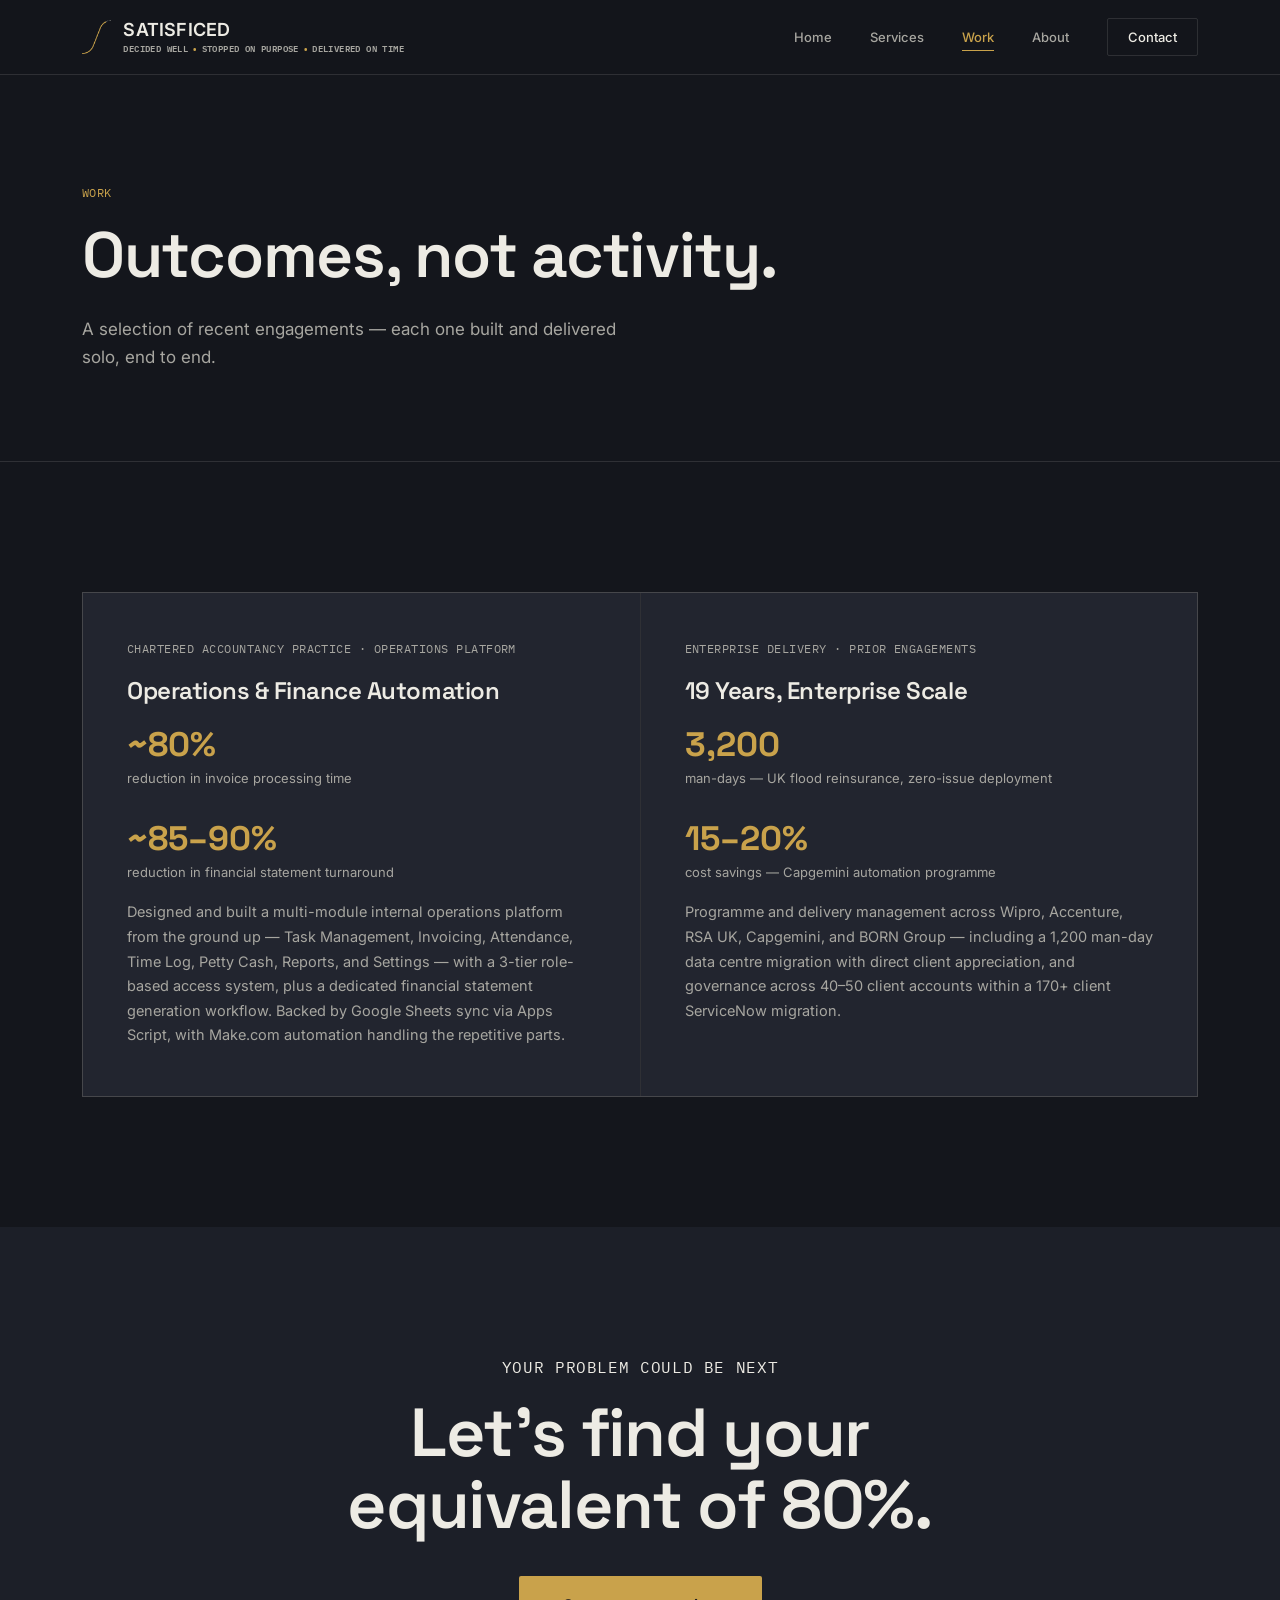
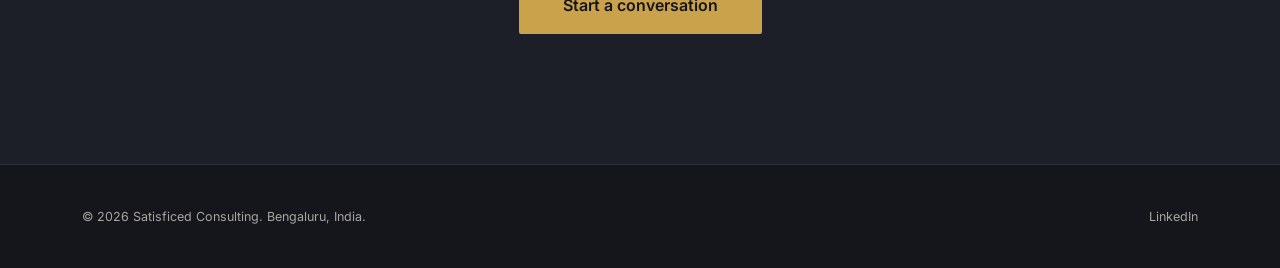
<file: work.html>
<!DOCTYPE html>
<html lang="en">
<head>
<meta charset="UTF-8">
<meta name="viewport" content="width=device-width, initial-scale=1.0">
<title>Work — Satisficed Consulting</title>
<link rel="preconnect" href="https://fonts.googleapis.com">
<link rel="preconnect" href="https://fonts.gstatic.com" crossorigin>
<link href="https://fonts.googleapis.com/css2?family=Space+Grotesk:wght@400;500;600;700&family=Inter:wght@400;500;600&family=IBM+Plex+Mono:wght@400;500&display=swap" rel="stylesheet">
<link rel="stylesheet" href="style.css">
<link rel="icon" type="image/png" href="assets/favicon.png">
</head>
<body>

<nav class="solid">
  <div class="wrap">
    <div class="logo"><img src="assets/logo-mark.png" alt="Satisficed mark">
      <div class="logo-text">
        <span class="logo-word">SATISFICED</span>
        <span class="logo-tagline">DECIDED WELL<span class="sep">&#8226;</span>STOPPED ON PURPOSE<span class="sep">&#8226;</span>DELIVERED ON TIME</span>
      </div>
    </div>
    <input type="checkbox" id="nav-toggle" class="nav-toggle">
    <label for="nav-toggle" class="nav-burger"><span></span><span></span><span></span></label>
    <div class="navlinks">
      <a href="index.html">Home</a>
      <a href="services.html">Services</a>
      <a href="work.html" class="active">Work</a>
      <a href="about.html">About</a>
      <a href="contact.html" class="nav-cta">Contact</a>
    </div>
  </div>
</nav>

<header class="page-header">
  <div class="wrap">
    <div class="eyebrow mono">Work</div>
    <h1>Outcomes, not activity.</h1>
    <p class="lede">A selection of recent engagements — each one built and delivered solo, end to end.</p>
  </div>
</header>

<section class="section">
  <div class="wrap">
    <div class="work-grid fade-in">
      <div class="work-card">
        <div class="kicker mono">Chartered Accountancy Practice · Operations Platform</div>
        <h3>Operations & Finance Automation</h3>
        <div class="stat-pair">
          <div>
            <div class="stat stat-sm">~80%</div>
            <div class="stat-label">reduction in invoice processing time</div>
          </div>
          <div>
            <div class="stat stat-sm">~85–90%</div>
            <div class="stat-label">reduction in financial statement turnaround</div>
          </div>
        </div>
        <p class="desc">Designed and built a multi-module internal operations platform from the ground up — Task Management, Invoicing, Attendance, Time Log, Petty Cash, Reports, and Settings — with a 3-tier role-based access system, plus a dedicated financial statement generation workflow. Backed by Google Sheets sync via Apps Script, with Make.com automation handling the repetitive parts.</p>
      </div>
      <div class="work-card">
        <div class="kicker mono">Enterprise Delivery · Prior Engagements</div>
        <h3>19 Years, Enterprise Scale</h3>
        <div class="stat-pair">
          <div>
            <div class="stat stat-sm">3,200</div>
            <div class="stat-label">man-days — UK flood reinsurance, zero-issue deployment</div>
          </div>
          <div>
            <div class="stat stat-sm">15–20%</div>
            <div class="stat-label">cost savings — Capgemini automation programme</div>
          </div>
        </div>
        <p class="desc">Programme and delivery management across Wipro, Accenture, RSA UK, Capgemini, and BORN Group — including a 1,200 man-day data centre migration with direct client appreciation, and governance across 40–50 client accounts within a 170+ client ServiceNow migration.</p>
      </div>
    </div>
  </div>
</section>

<section class="section section-alt">
  <div class="wrap contact-inner fade-in">
    <div class="tag mono" style="margin-bottom:20px;">Your problem could be next</div>
    <h2>Let's find your<br>equivalent of 80%.</h2>
    <a href="contact.html" class="btn">Start a conversation</a>
  </div>
</section>

<footer>
  <div class="wrap" style="display:flex; justify-content:space-between; width:100%; flex-wrap:wrap; gap:16px;">
    <span>© 2026 Satisficed Consulting. Bengaluru, India.</span>
    <span><a href="https://www.linkedin.com/in/thrupthibs/" target="_blank">LinkedIn</a></span>
  </div>
</footer>

<script>
  const observer = new IntersectionObserver((entries) => {
    entries.forEach(e => { if(e.isIntersecting) e.target.classList.add('visible'); });
  }, { threshold: 0.15 });
  document.querySelectorAll('.fade-in').forEach(el => observer.observe(el));
</script>

</body>
</html>
</file>
<file: style.css>
:root{
  --ink: #14161C;
  --ink-panel: #1C1F28;
  --ink-panel-2: #22252F;
  --brass: #C9A24B;
  --brass-dim: #8A6F34;
  --paper: #EDEBE4;
  --paper-dim: #A7A6A0;
  --line: rgba(237,235,228,0.12);
}
*{margin:0; padding:0; box-sizing:border-box;}
html{scroll-behavior:smooth;}
body{
  background:var(--ink);
  color:var(--paper);
  font-family:'Inter', sans-serif;
  overflow-x:hidden;
}
::selection{background:var(--brass); color:var(--ink);}

h1,h2,h3, .display{
  font-family:'Space Grotesk', sans-serif;
  letter-spacing:-0.02em;
}
.mono{
  font-family:'IBM Plex Mono', monospace;
  letter-spacing:0.04em;
  text-transform:uppercase;
}
a{color:inherit; text-decoration:none;}
.wrap{width:100%; max-width:1180px; margin:0 auto; padding:0 32px;}

/* NAV */
nav{
  position:fixed; top:0; left:0; right:0; z-index:100;
  padding:18px 0;
  background:linear-gradient(to bottom, rgba(20,22,28,0.96), rgba(20,22,28,0.85));
  border-bottom:1px solid transparent;
}
nav.solid{ background:rgba(20,22,28,0.97); border-bottom:1px solid var(--line); }
nav .wrap{display:flex; align-items:center; justify-content:space-between;}
.logo{font-size:19px; font-weight:600; display:flex; align-items:center; gap:12px;}
.logo img{height:34px; width:auto; display:block; flex-shrink:0;}
.logo-text{display:flex; flex-direction:column; line-height:1.15;}
.logo-word{font-size:18px; font-weight:600; letter-spacing:0.2px;}
.logo-tagline{
  font-family:'IBM Plex Mono', monospace;
  font-size:8.5px; letter-spacing:0.4px; text-transform:uppercase;
  color:var(--paper-dim); margin-top:3px; white-space:nowrap;
}
.logo-tagline .sep{color:var(--brass); margin:0 4px;}
@media (max-width:640px){ .logo-tagline{display:none;} }
.navlinks{display:flex; gap:38px; align-items:center;}

.nav-toggle{display:none;}
.nav-burger{
  display:none; flex-direction:column; gap:5px; cursor:pointer; z-index:200;
  padding:8px; margin:-8px;
}
.nav-burger span{ width:24px; height:2px; background:var(--paper); display:block; transition:transform 0.25s, opacity 0.25s; }
.nav-toggle:checked ~ .nav-burger span:nth-child(1){ transform:translateY(7px) rotate(45deg); }
.nav-toggle:checked ~ .nav-burger span:nth-child(2){ opacity:0; }
.nav-toggle:checked ~ .nav-burger span:nth-child(3){ transform:translateY(-7px) rotate(-45deg); }

@media (max-width:860px){
  .nav-burger{ display:flex; }
  .navlinks{
    position:fixed; top:0; right:0; height:100vh; width:min(78vw, 300px);
    background:var(--ink-panel); flex-direction:column; align-items:flex-start;
    padding:110px 32px 40px; gap:26px;
    transform:translateX(100%); transition:transform 0.3s ease;
    box-shadow:-10px 0 40px rgba(0,0,0,0.4);
  }
  .nav-toggle:checked ~ .navlinks{ transform:translateX(0); }
  .nav-cta{ margin-top:8px; }
  .logo-word{ font-size:16px; }
}
.navlinks a{
  font-size:13px; font-weight:500; color:var(--paper-dim);
  transition:color 0.2s;
  position:relative;
}
.navlinks a:hover{color:var(--brass);}
.navlinks a.active{color:var(--brass);}
.navlinks a.active::after{
  content:'';
  position:absolute; bottom:-6px; left:0; width:100%; height:1px;
  background:var(--brass);
}
.nav-cta{
  padding:10px 20px !important;
  border:1px solid var(--line);
  border-radius:2px;
  color:var(--paper) !important;
}
.nav-cta:hover{border-color:var(--brass); color:var(--brass) !important;}

/* PAGE HEADER (for subpages) */
.page-header{
  padding:185px 0 90px;
  border-bottom:1px solid var(--line);
}
@media (max-width:860px){
  .page-header{ padding:120px 0 50px; }
}
.page-header .eyebrow{font-size:12px; color:var(--brass); margin-bottom:22px;}
.page-header h1{
  font-size:clamp(38px, 5.5vw, 64px);
  font-weight:600;
  line-height:1.05;
  max-width:800px;
}
.page-header p.lede{
  margin-top:26px;
  font-size:17px;
  color:var(--paper-dim);
  max-width:560px;
  line-height:1.65;
}

/* HERO (home only) */
.hero{
  display:flex; flex-direction:column; justify-content:center;
  position:relative;
  padding-top:130px; padding-bottom:70px;
  overflow:hidden;
}
@media (max-width:860px){
  .hero{ padding-top:110px; padding-bottom:40px; }
}
.hero::before{
  content:'';
  position:absolute; top:-20%; right:-10%;
  width:60%; height:80%;
  background:radial-gradient(circle, rgba(201,162,75,0.10) 0%, rgba(201,162,75,0) 70%);
  pointer-events:none;
}
.scroll-cue{
  position:absolute; bottom:36px; left:32px;
  display:flex; align-items:center; gap:10px;
  font-size:11px; color:var(--paper-dim);
}
.scroll-cue .line{
  width:28px; height:1px; background:var(--brass);
  position:relative; overflow:hidden;
}
.scroll-cue .line::after{
  content:''; position:absolute; left:-100%; top:0; width:100%; height:100%;
  background:var(--paper);
  animation:scrollline 2.2s ease-in-out infinite;
}
@keyframes scrollline{
  0%{left:-100%;} 50%{left:0;} 100%{left:100%;}
}
@media (max-width:980px){ .scroll-cue{display:none;} }
.hero-cta{ margin-top:36px; display:flex; gap:20px; align-items:center; flex-wrap:wrap; }

/* HERO CAROUSEL - each slide is a full text+graphic pair that crossfades as one unit */
.hero-carousel{ position:relative; }
.hero-slides{ position:relative; min-height:220px; }

.hero-slide{
  position:absolute; top:0; left:0; width:100%; height:100%;
  display:grid; grid-template-columns:1.15fr 0.85fr; gap:30px; align-items:center;
  opacity:0; visibility:hidden;
  transition:opacity 0.7s ease, visibility 0.7s;
}
.hero-slide.active{ opacity:1; visibility:visible; }
@media (max-width:980px){
  .hero-slide{ grid-template-columns:1fr; align-content:start; }
}

.slide-text .eyebrow{ font-size:12px; color:var(--brass); margin-bottom:22px; }
.slide-text h1{
  font-size:clamp(36px, 4.4vw, 64px); line-height:1.05; font-weight:600;
}
.slide-text h1 em{ font-style:normal; color:var(--brass); }
.slide-text p.sub{
  margin-top:22px; font-size:16px; color:var(--paper-dim); max-width:440px; line-height:1.5;
}
.slide-graphic{ max-width:340px; margin-left:auto; opacity:0.95; }
@media (max-width:980px){ .slide-graphic{ max-width:180px; margin:16px auto 0; } }

.hero-dots{ display:flex; gap:10px; margin-top:20px; }
.hero-dot{
  width:28px; height:3px; border:none; border-radius:2px;
  background:var(--line); cursor:pointer; padding:0;
  transition:background 0.25s;
}
.hero-dot.active{ background:var(--brass); }
.hero-dot:hover{ background:var(--brass-dim); }

.btn{
  display:inline-block; padding:15px 30px;
  background:var(--brass); color:var(--ink);
  font-weight:600; font-size:14px; border-radius:2px;
  transition:transform 0.2s, background 0.2s;
}
.btn:hover{ transform:translateY(-2px); background:#dcb35d; }
.btn-ghost{
  padding:15px 26px; border:1px solid var(--line);
  font-size:14px; font-weight:500; color:var(--paper); border-radius:2px;
  transition:border-color 0.2s;
}
.btn-ghost:hover{ border-color:var(--brass); }

/* SIGNATURE CURVE */
.curve-wrap{
  width:100%; max-width:440px; margin-left:auto; opacity:0.95; pointer-events:none;
}
@media (max-width:980px){ .curve-wrap{ margin-top:20px; } }
.curve-caption{ font-size:11px; color:var(--paper-dim); margin-top:14px; line-height:1.6; }
.curve-caption b{ color:var(--brass); font-weight:600; }

/* SECTIONS */
.section{padding:130px 0;}
@media (max-width:860px){ .section{ padding:70px 0; } }
.section-tight{padding:90px 0;}
.section-alt{background:var(--ink-panel);}

/* NAME MEANING SECTION */
.meaning-grid{
  display:grid; grid-template-columns:0.85fr 1.15fr; gap:60px; align-items:start;
  padding:20px 0;
}
@media (max-width:860px){ .meaning-grid{ grid-template-columns:1fr; gap:28px; } }
.meaning-word h2{
  font-size:clamp(34px, 4.2vw, 50px); font-weight:600; margin-top:14px;
  color:var(--brass); letter-spacing:0.01em;
}
.meaning-pos{ font-size:12px; color:var(--paper-dim); margin-top:10px; }
.meaning-lead{
  font-size:19px; line-height:1.6; color:var(--paper); margin-bottom:20px;
}
.meaning-lead b{ color:var(--brass); font-weight:600; }
.meaning-def p{ font-size:15px; color:var(--paper-dim); line-height:1.75; margin-bottom:16px; }
.meaning-tagline{
  margin-top:22px; font-size:12px; color:var(--brass); letter-spacing:0.4px;
}
.section-head{
  display:flex; justify-content:space-between; align-items:flex-end;
  margin-bottom:70px; gap:40px; flex-wrap:wrap;
}
.section-head .tag{font-size:12px; color:var(--brass); margin-bottom:18px;}
.section-head h2{font-size:clamp(30px, 4vw, 48px); font-weight:600; max-width:620px;}
.section-head p{color:var(--paper-dim); max-width:340px; font-size:15px; line-height:1.6;}

/* PROCESS / SERVICES GRID */
.process{
  display:grid; grid-template-columns:repeat(3, 1fr); gap:2px;
  background:var(--line); border:1px solid var(--line);
}
@media (max-width:900px){ .process{grid-template-columns:1fr;} }
.step{ background:var(--ink); padding:52px 40px; position:relative; }
.step .num{ font-family:'IBM Plex Mono', monospace; font-size:13px; color:var(--brass-dim); margin-bottom:36px; }
.step h3{font-size:26px; font-weight:600; margin-bottom:16px;}
.step p{color:var(--paper-dim); font-size:14.5px; line-height:1.7;}
.step .tools{margin-top:28px; display:flex; flex-wrap:wrap; gap:8px;}
.step .tools span{ font-size:11px; padding:5px 10px; border:1px solid var(--line); border-radius:20px; color:var(--paper-dim); }

/* SERVICE DETAIL BLOCKS (services page) */
.svc-block{
  display:grid; grid-template-columns:280px 1fr; gap:60px;
  padding:70px 0; border-bottom:1px solid var(--line);
}
@media (max-width:860px){ .svc-block{grid-template-columns:1fr; gap:24px;} }
.svc-block:last-child{border-bottom:none;}
.svc-num{ font-family:'IBM Plex Mono', monospace; font-size:14px; color:var(--brass); }
.svc-title{ font-size:clamp(26px,3vw,36px); font-weight:600; margin-top:14px; }
.svc-body p{ color:var(--paper-dim); font-size:15.5px; line-height:1.75; margin-bottom:18px; max-width:640px;}
.svc-list{ margin-top:20px; display:flex; flex-wrap:wrap; gap:10px; }
.svc-list span{ font-size:12px; padding:7px 14px; border:1px solid var(--line); border-radius:20px; color:var(--paper-dim); }
.svc-echo{
  margin-top:28px; font-size:11px; color:var(--paper-dim);
  letter-spacing:0.3px;
}
.svc-echo b{ color:var(--brass); font-weight:600; }

/* WORK / CASE STUDIES */
.work-grid{
  display:grid; grid-template-columns:1fr 1fr; gap:1px;
  background:var(--line); border:1px solid var(--line);
}
@media (max-width:900px){ .work-grid{grid-template-columns:1fr;} }
.work-card{ background:var(--ink-panel-2); padding:48px 44px; transition:background 0.25s; }
.work-card:hover{background:#282b36;}
.work-card .kicker{font-size:12px; color:var(--paper-dim); margin-bottom:20px;}
.work-card h3{font-size:24px; font-weight:600; margin-bottom:18px; line-height:1.25;}
.work-card .stat{
  font-family:'Space Grotesk', sans-serif; font-size:56px; font-weight:700;
  color:var(--brass); line-height:1; margin:22px 0 14px;
}
.work-card .stat-label{font-size:13px; color:var(--paper-dim); margin-bottom:22px;}
.stat-pair{ display:flex; gap:36px; flex-wrap:wrap; margin:22px 0 20px; }
.stat-pair .stat-sm{ font-size:34px; margin:0 0 8px; }
.stat-pair .stat-label{ margin-bottom:0; }
.work-card p.desc{font-size:14.5px; color:var(--paper-dim); line-height:1.7;}

/* ABOUT */
.about-grid{ display:grid; grid-template-columns:1fr 1fr; gap:80px; align-items:start; }
@media (max-width:900px){ .about-grid{grid-template-columns:1fr; gap:50px;} }
.about-lead{font-size:24px; line-height:1.5; font-weight:500; color:var(--paper);}
.about-lead b{color:var(--brass); font-weight:600;}
.creds-row{
  display:flex; justify-content:space-between; padding:20px 0;
  border-bottom:1px solid var(--line); font-size:14.5px;
}
.creds-row span:first-child{color:var(--paper-dim);}
.creds-row span:last-child{font-weight:500; text-align:right;}

.timeline{ margin-top:16px; }
.tl-row{
  display:grid; grid-template-columns:120px 1fr; gap:24px;
  padding:26px 0; border-bottom:1px solid var(--line);
}
.tl-row .yr{ font-family:'IBM Plex Mono', monospace; font-size:13px; color:var(--brass); }
.tl-row h4{ font-size:17px; font-weight:600; margin-bottom:6px; }
.tl-row p{ font-size:14px; color:var(--paper-dim); line-height:1.6; }

/* CONTACT */
.contact-grid{
  display:grid; grid-template-columns:1fr 1fr; gap:80px;
}
@media (max-width:900px){ .contact-grid{grid-template-columns:1fr; gap:50px;} }
.contact-lead h2{font-size:clamp(32px,4.5vw,50px); font-weight:600; line-height:1.1; margin-bottom:24px;}
.contact-lead p{color:var(--paper-dim); font-size:15.5px; line-height:1.75; max-width:440px;}
.contact-detail{margin-top:36px;}
.contact-detail .row{padding:16px 0; border-bottom:1px solid var(--line); font-size:14.5px;}
.contact-detail .row span{display:block; color:var(--paper-dim); font-size:12px; margin-bottom:6px;}
.contact-detail .row a:hover{color:var(--brass);}

.form-group{margin-bottom:22px;}
.form-group label{
  display:block; font-size:12px; color:var(--paper-dim); margin-bottom:10px;
}
.form-group input, .form-group textarea, .form-group select{
  width:100%; background:var(--ink-panel); border:1px solid var(--line);
  color:var(--paper); padding:14px 16px; font-family:'Inter'; font-size:14.5px;
  border-radius:2px;
}
.form-group input:focus, .form-group textarea:focus{
  outline:none; border-color:var(--brass);
}
.form-group textarea{resize:vertical; min-height:110px;}

/* CONTACT CTA SECTION (used on home) */
.contact-inner{text-align:center;}
.contact-inner h2{font-size:clamp(36px, 6vw, 68px); font-weight:600; line-height:1.05; margin-bottom:36px;}
.contact-inner .btn{padding:19px 44px; font-size:16px;}

footer{
  padding:44px 0; border-top:1px solid var(--line);
  display:flex; justify-content:space-between; align-items:center;
  font-size:12.5px; color:var(--paper-dim); flex-wrap:wrap; gap:16px;
}
footer a:hover{color:var(--brass);}

.fade-in{ opacity:0; transform:translateY(24px); transition:opacity 0.7s ease, transform 0.7s ease; }
.fade-in.visible{opacity:1; transform:translateY(0);}
</file>
